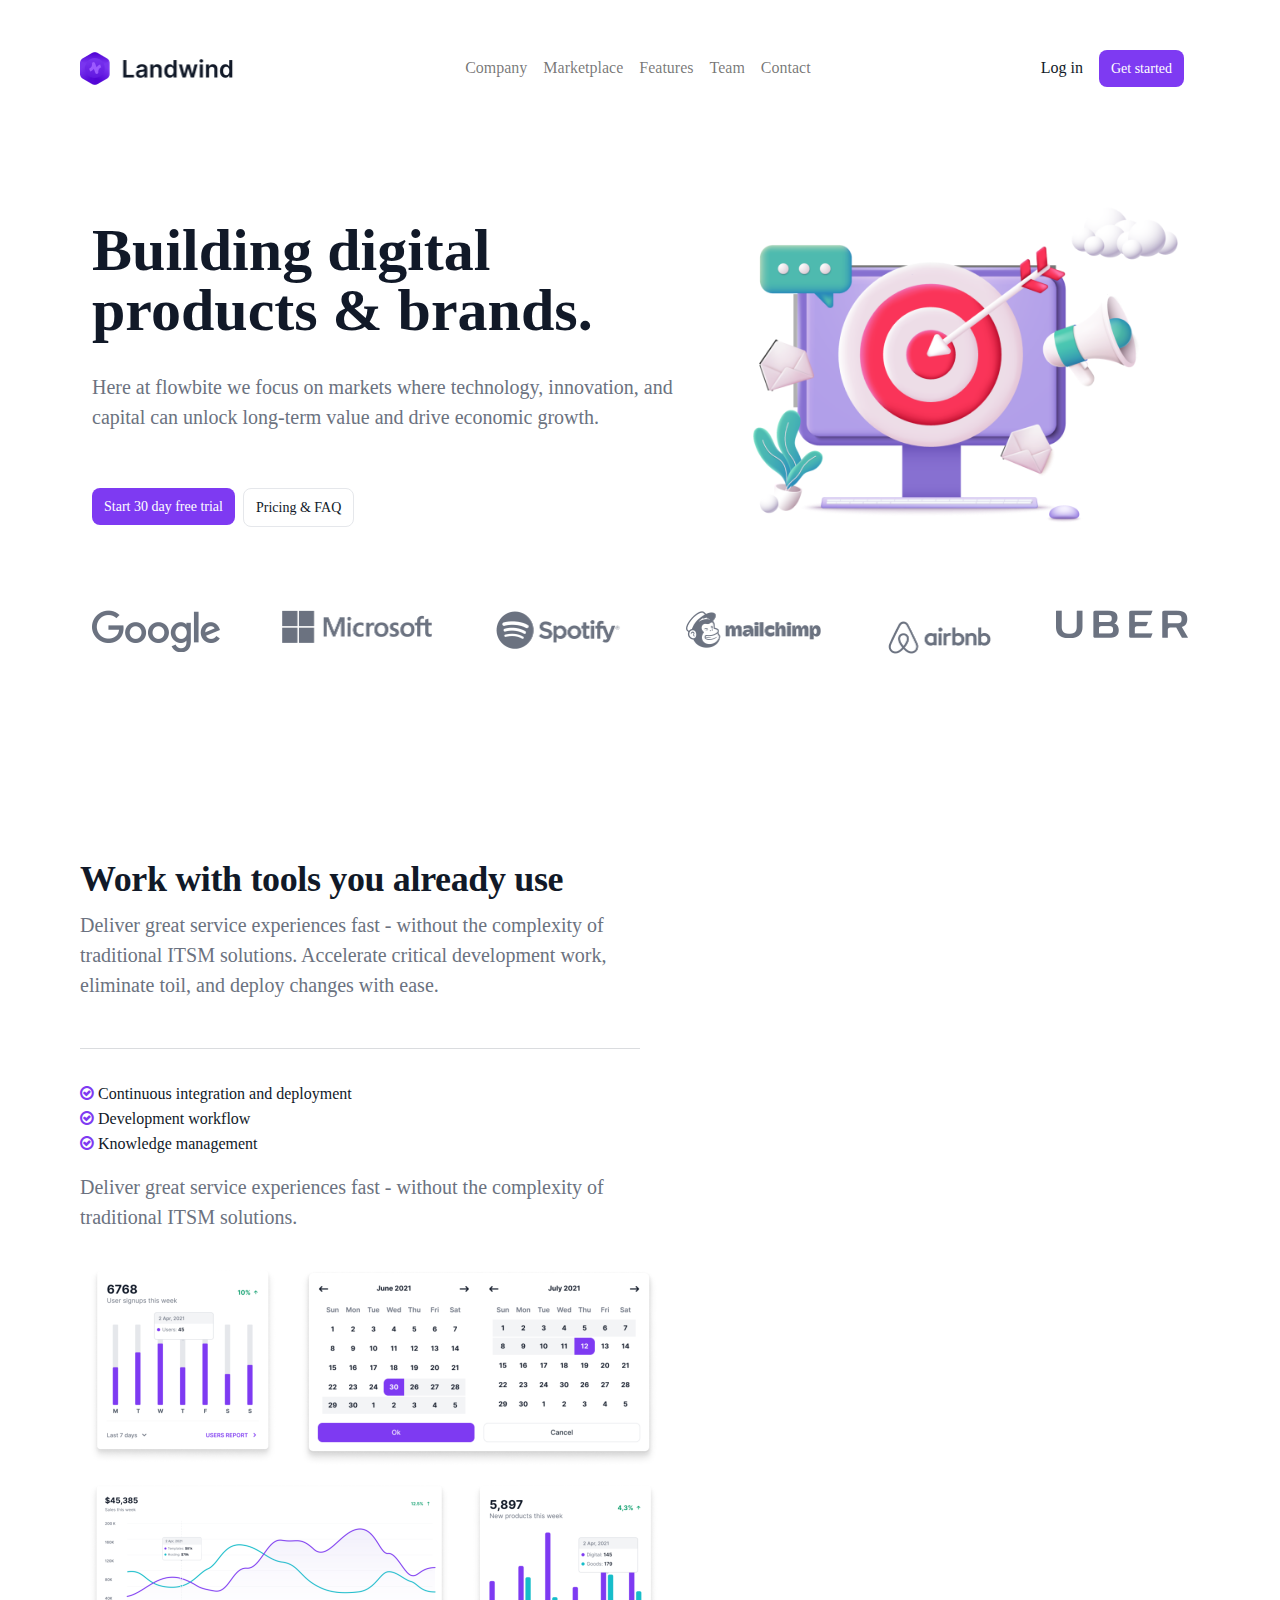
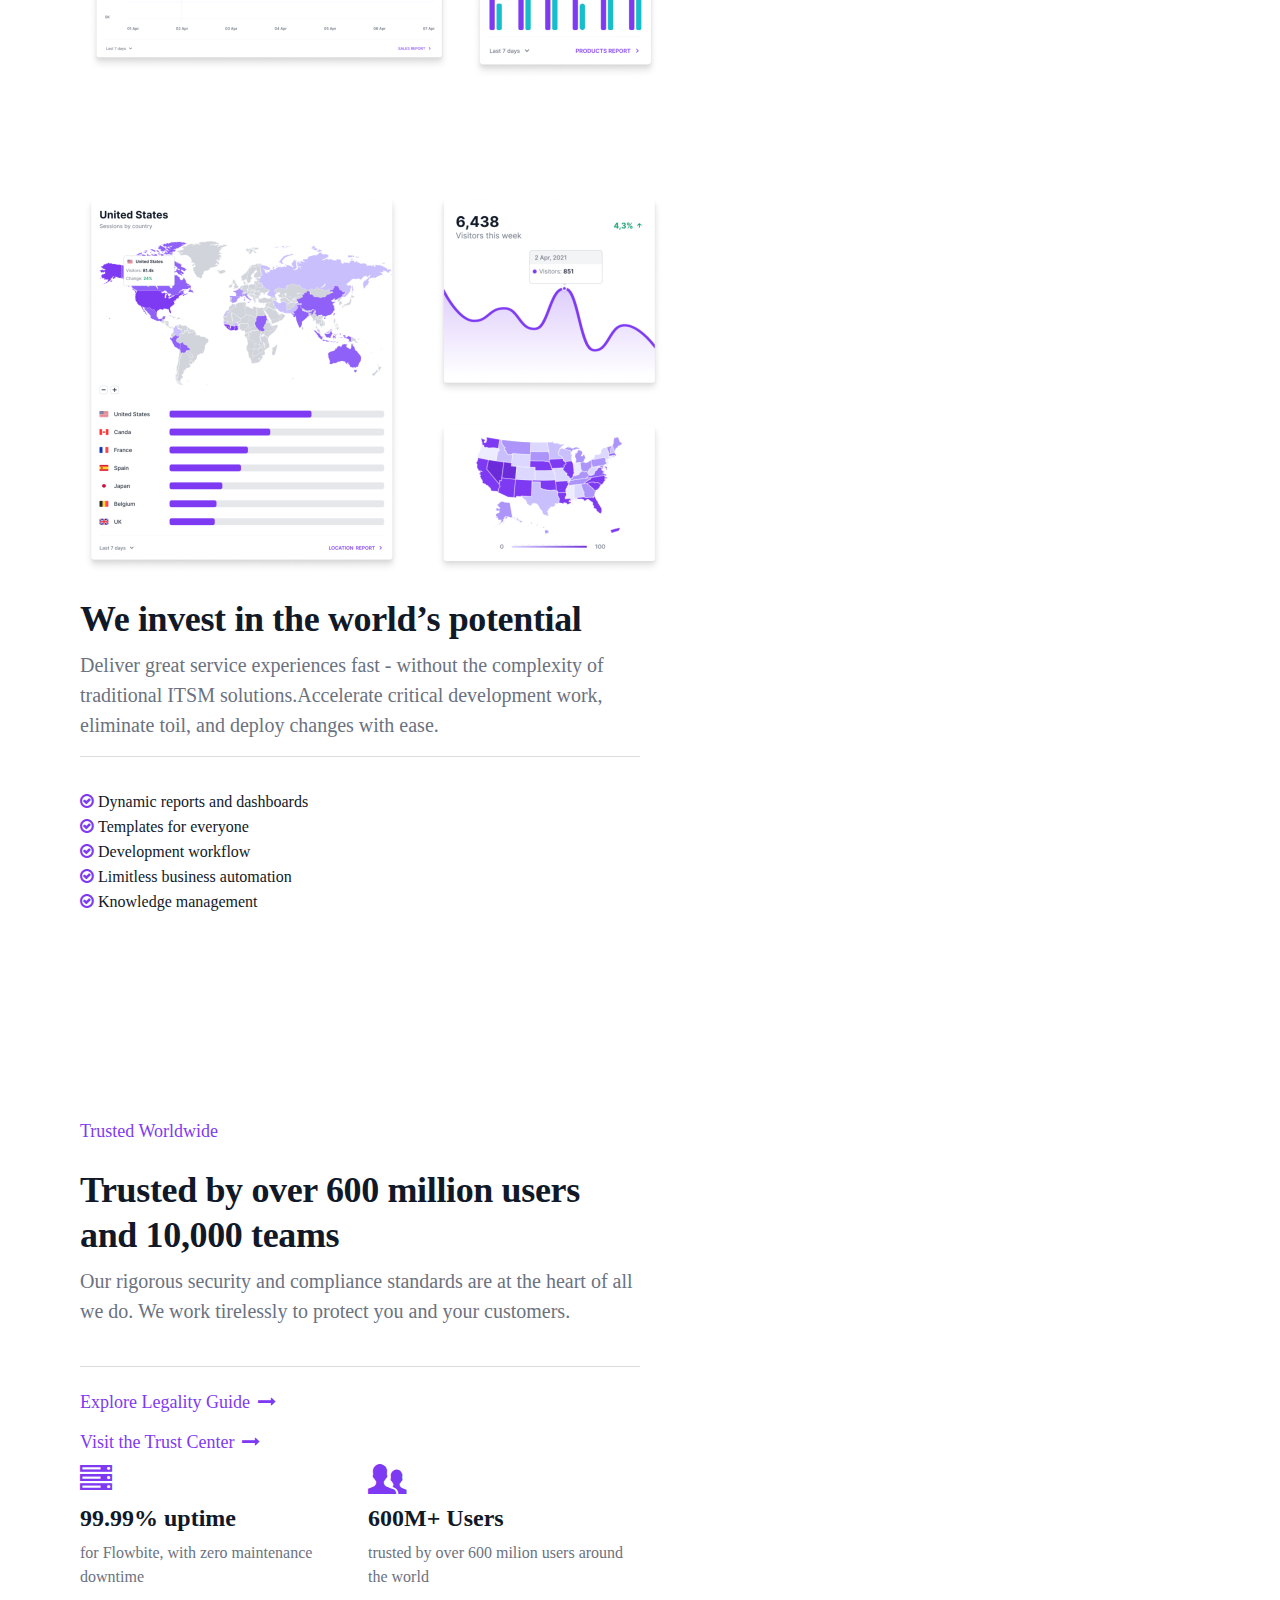
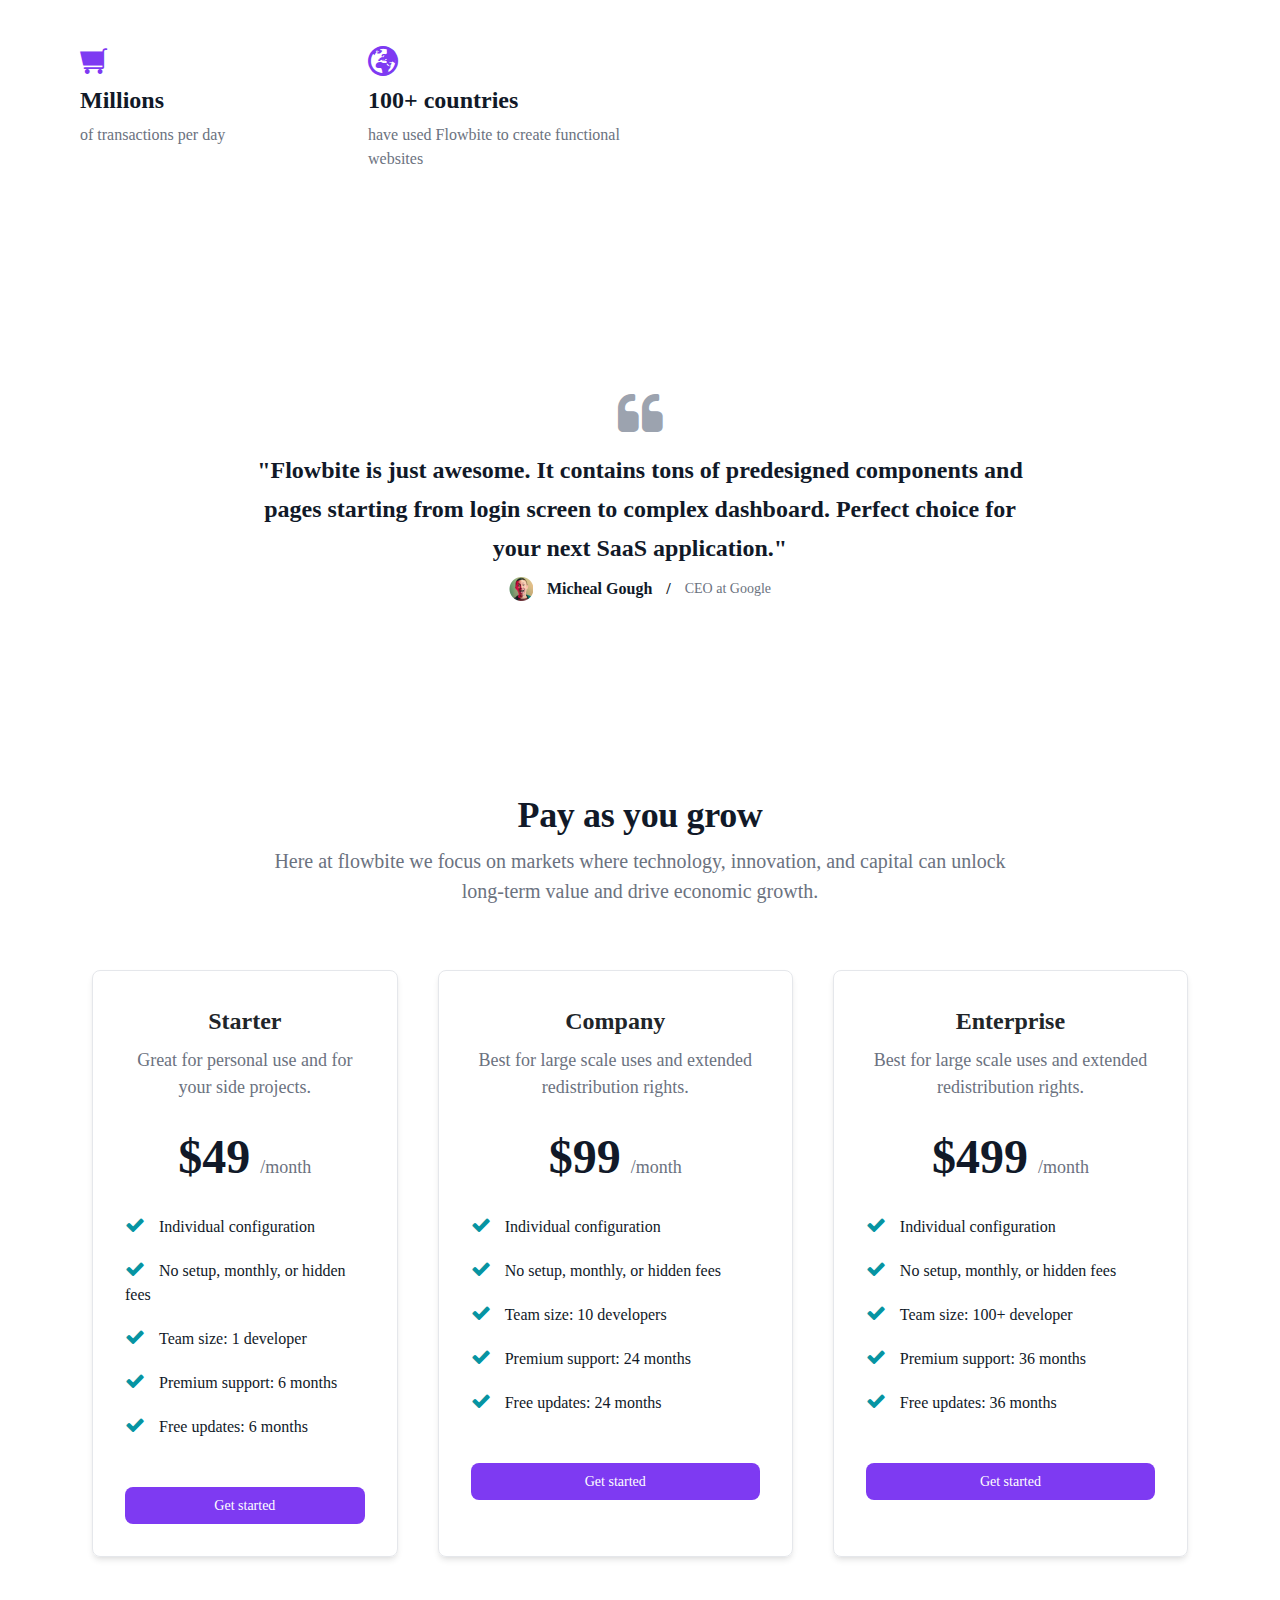
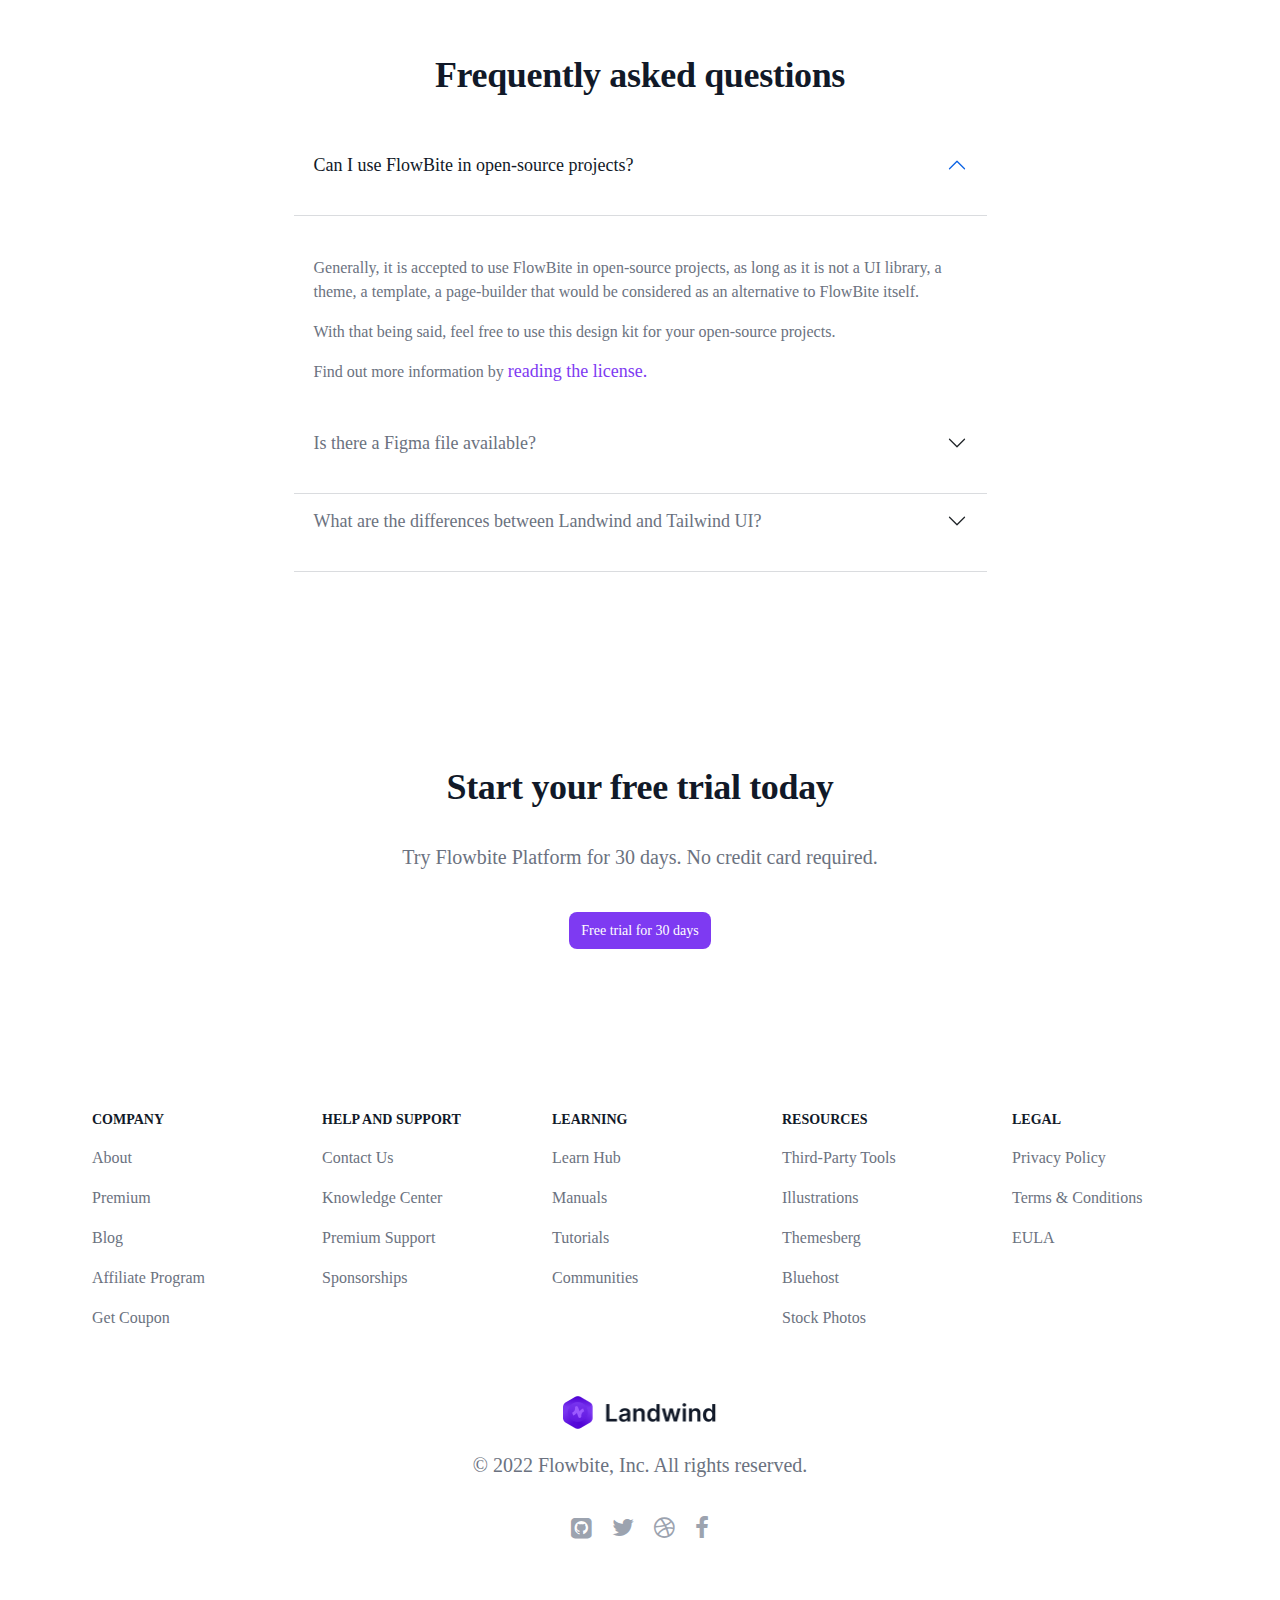
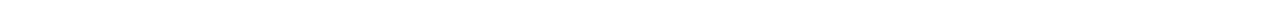
<file: index.html>
<!DOCTYPE html>
<html lang="en">

<head>
    <meta charset="UTF-8">
    <meta http-equiv="X-UA-Compatible" content="IE=edge">
    <meta name="viewport" content="width=device-width, initial-scale=1.0">
    <title>Landwind</title>
    <link rel="stylesheet" href="bootstrap.min.css">
    <link rel="preconnect" href="https://rsms.me/">
    <link rel="stylesheet" href="https://rsms.me/inter/inter.css">
    <link rel="stylesheet" href="fontello/css/fontello.css">
    <link rel="stylesheet" href="main.css">
    <link rel="stylesheet" href="media.css">
</head>

<body>
    <header>
        <div class="container-fluid">
            <div class="row">
                <div class="col-12 navbar">
                    <div>
                        <a href="#"><img src="image/Logo.png" alt="Logo" class="logo"></a>
                    </div>
                    <div class="nav_links">
                        <nav class="navbar navbar-expand-lg">
                            <div class="collapse navbar-collapse" id="navbarNavAltMarkup">
                                <div class="navbar-nav">
                                    <a class="nav-item nav-link" href="#">Company</a>
                                    <a class="nav-item nav-link" href="#">Marketplace</a>
                                    <a class="nav-item nav-link" href="#">Features</a>
                                    <a class="nav-item nav-link" href="#">Team</a>
                                    <a class="nav-item nav-link" href="#">Contact</a>
                                </div>
                            </div>
                        </nav>
                    </div>
                    <div class="cta">
                        <div>
                            <a href="#">Log in</a>
                        </div>
                        <div>
                            <a href="#" class="button_group">Get started</a>
                        </div>
                        <div class="mbl_menu">
                            <span></span>
                        </div>
                    </div>
                </div>
            </div>
        </div>
    </header>
    <section class="hero">
        <div class="container-fluid">
            <div class="row">
                <div class="col-xl-7 col-12 text_block_btn">
                    <div class="text_block">
                        <h1>
                            Building digital products & brands.
                        </h1>
                        <p>
                            Here at flowbite we focus on markets where technology, innovation, and capital can unlock
                            long-term value and drive economic growth.
                        </p>
                    </div>
                    <div class="button_block">
                        <div>
                            <a href="#" class="button_group">Start 30 day free trial</a>
                        </div>
                        <div>
                            <a href="#" class="button_group button">Pricing & FAQ</a>
                        </div>
                    </div>
                </div>
                <div class="col-xl-5">
                    <div class="image_block">
                        <img src="image/marketing-strategy.png" alt="marketing" class="hero_img">
                    </div>
                </div>
            </div>
        </div>
    </section>
    <section class="customer_logos">
        <div class="container-fluid">
            <div class="row">
                <div class="col-12 logos">
                    <div>
                        <img src="image/Google.png" alt="Google" class="google_img">
                    </div>
                    <div>
                        <img src="image/Microsoft.png" alt="Microsoft" class="microsoft_img">
                    </div>
                    <div>
                        <img src="image/Spotify.png" alt="Spotify" class="spotify_img">
                    </div>
                    <div>
                        <img src="image/Mailchimp.png" alt="Mailchimp" class="mailchimp_img">
                    </div>
                    <div>
                        <img src="image/Airbnb.png" alt="Airbnb" class="airbnb_img">
                    </div>
                    <div>
                        <img src="image/uber.png" alt="uber" class="uber_img">
                    </div>
                </div>
            </div>
        </div>
    </section>
    <section class="features">
        <div class="container-fluid blocks">
            <div class="row features_block">
                <div class="col-xl-6 col-12 text_content">
                    <div>
                        <h3>
                            Work with tools you already use
                        </h3>
                        <p>
                            Deliver great service experiences fast - without the complexity of traditional ITSM
                            solutions. Accelerate critical development work, eliminate toil, and deploy changes with
                            ease.
                        </p>
                    </div>
                    <div class="separator">
                        <hr>
                        <div class="list_text">
                            <div class="list">
                                <ul>
                                    <li>
                                        Continuous integration and deployment
                                    </li>
                                    <li>
                                        Development workflow
                                    </li>
                                    <li>
                                        Knowledge management
                                    </li>
                                </ul>
                            </div>
                            <div class="text">
                                <p>
                                    Deliver great service experiences fast - without the complexity of traditional ITSM
                                    solutions.
                                </p>
                            </div>
                        </div>
                    </div>
                </div>
                <div class="col-xl-6 img_content">
                    <img src="image/features-1 1.png" alt="features" class="features_img">
                </div>
            </div>
            <div class="row features_block">
                <div class="col-xl-6 img_content">
                    <img src="image/feature-2 1.png" alt="features" class="features_img">
                </div>
                <div class="col-xl-6 col-12 text_content">
                    <div>
                        <h3>
                            We invest in the world’s potential
                        </h3>
                        <p>
                            Deliver great service experiences fast - without the complexity of traditional ITSM
                            solutions.Accelerate critical development work, eliminate toil, and deploy changes with
                            ease.
                        </p>
                        </divass=>
                        <div class="separator">
                            <hr>
                            <div class="list_text">
                                <div class="list">
                                    <ul>
                                        <li>
                                            Dynamic reports and dashboards
                                        </li>
                                        <li>
                                            Templates for everyone
                                        </li>
                                        <li>
                                            Development workflow
                                        </li>
                                        <li>
                                            Limitless business automation
                                        </li>
                                        <li>
                                            Knowledge management
                                        </li>
                                    </ul>
                                </div>
                            </div>
                        </div>
                    </div>
                </div>
            </div>
        </div>
    </section>
    <section class="social_proof">
        <div class="container-fluid">
            <div class="row social_proof_block">
                <div class="col-xl-6 col-12 text_content">
                    <div class="d-flex flex-column" style="row-gap: 12px;">
                        <p class="link">
                            Trusted Worldwide
                        </p>
                        <div>
                            <h3>
                                Trusted by over 600 million users and 10,000 teams
                            </h3>
                            <p>
                                Our rigorous security and compliance standards are at the heart of all we do. We work
                                tirelessly to protect you and your customers.
                            </p>
                        </div>
                    </div>
                    <div class="separator">
                        <hr>
                        <div class="links">
                            <div>
                                <a href="#" class="link">Explore Legality Guide</a>
                            </div>
                            <div>
                                <a href="#" class="link">Visit the Trust Center</a>
                            </div>
                        </div>
                    </div>
                </div>
                <div class="col-xl-6 col-12 stats">
                    <div class="rows">
                        <div class="stat">
                            <div class="server">
                                <span></span>
                            </div>
                            <h6>
                                99.99% uptime
                            </h6>
                            <p>
                                for Flowbite, with zero maintenance downtime
                            </p>
                        </div>
                        <div class="stat">
                            <div class="users">
                                <span></span>
                            </div>
                            <h6>
                                600M+ Users
                            </h6>
                            <p>
                                trusted by over 600 milion users around the world
                            </p>
                        </div>
                    </div>
                    <div class="rows">
                        <div class="stat">
                            <div class="shopping">
                                <span></span>
                            </div>
                            <h6>
                                Millions
                            </h6>
                            <p>
                                of transactions per day
                            </p>
                        </div>
                        <div class="stat">
                            <div class="globe">
                                <span></span>
                            </div>
                            <h6>
                                100+ countries
                            </h6>
                            <p>
                                have used Flowbite to create functional websites
                            </p>
                        </div>
                    </div>
                </div>
            </div>
        </div>
    </section>
    <section class="testimonials">
        <div class="container-fluid">
            <div class="row">
                <div class="col-12 testimonials_block">
                    <div class="testimonials_icon">
                        <span></span>
                    </div>
                    <div class="testimonials_content">
                        <h5>
                            "Flowbite is just awesome. It contains tons of predesigned components and pages starting
                            from login screen to complex dashboard. Perfect choice for your next SaaS application."
                        </h5>
                    </div>
                    <div class="testimonials_customer">
                        <div>
                            <img src="image/Avatar.png" alt="avatar" class="customer_avatar">
                        </div>
                        <p class="customer_name">
                            Micheal Gough
                        </p>
                        <p class="customer_name">
                            /
                        </p>
                        <p>
                            CEO at Google
                        </p>
                    </div>
                </div>
            </div>
        </div>
    </section>
    <section class="pricing">
        <div class="container-fluid pricing_block">
            <div class="row">
                <div class="col-12 d-flex justify-content-center">
                    <div class="pricing_heading">
                        <h3>
                            Pay as you grow
                        </h3>
                        <p>
                            Here at flowbite we focus on markets where technology, innovation, and capital can
                            unlock
                            long-term value and drive economic growth.
                        </p>
                    </div>
                </div>
            </div>
            <div class="row">
                <div class="col-12">
                    <div class="pricing_cards">
                        <div class="pricing_plan">
                            <div class="pricing_plan_header">
                                <h6>
                                    Starter
                                </h6>
                                <p>
                                    Great for personal use and for your side projects.
                                </p>
                            </div>
                            <div class="price">
                                <h4>
                                    $49
                                </h4>
                                <p>
                                    /month
                                </p>
                            </div>
                            <div class="pricing_list">
                                <ul>
                                    <li>
                                        Individual configuration
                                    </li>
                                    <li>
                                        No setup, monthly, or hidden fees
                                    </li>
                                    <li>
                                        Team size: 1 developer
                                    </li>
                                    <li>
                                        Premium support: 6 months
                                    </li>
                                    <li>
                                        Free updates: 6 months
                                    </li>
                                </ul>
                            </div>
                            <div>
                                <a href="#" class="button_group">Get started</a>
                            </div>
                        </div>
                        <div class="pricing_plan">
                            <div class="pricing_plan_header">
                                <h6>
                                    Company
                                </h6>
                                <p>
                                    Best for large scale uses and extended redistribution rights.
                                </p>
                            </div>
                            <div class="price">
                                <h4>
                                    $99
                                </h4>
                                <p>
                                    /month
                                </p>
                            </div>
                            <div class="pricing_list">
                                <ul>
                                    <li>
                                        Individual configuration
                                    </li>
                                    <li>
                                        No setup, monthly, or hidden fees
                                    </li>
                                    <li>
                                        Team size: 10 developers
                                    </li>
                                    <li>
                                        Premium support: 24 months
                                    </li>
                                    <li>
                                        Free updates: 24 months
                                    </li>
                                </ul>
                            </div>
                            <div>
                                <a href="#" class="button_group">Get started</a>
                            </div>
                        </div>
                        <div class="pricing_plan">
                            <div class="pricing_plan_header">
                                <h6>
                                    Enterprise
                                </h6>
                                <p>
                                    Best for large scale uses and extended redistribution rights.
                                </p>
                            </div>
                            <div class="price">
                                <h4>
                                    $499
                                </h4>
                                <p>
                                    /month
                                </p>
                            </div>
                            <div class="pricing_list">
                                <ul>
                                    <li>
                                        Individual configuration
                                    </li>
                                    <li>
                                        No setup, monthly, or hidden fees
                                    </li>
                                    <li>
                                        Team size: 100+ developer
                                    </li>
                                    <li>
                                        Premium support: 36 months
                                    </li>
                                    <li>
                                        Free updates: 36 months
                                    </li>
                                </ul>
                            </div>
                            <div>
                                <a href="#" class="button_group">Get started</a>
                            </div>
                        </div>
                    </div>
                </div>
            </div>
        </div>
    </section>
    <section class="faq">
        <div class="container-fluid faq_block">
            <div class="row">
                <div class="col-12">
                    <div class="faq_heading">
                        <h3>
                            Frequently asked questions
                        </h3>
                    </div>
                </div>
            </div>
            <div class="row">
                <div class="col-12 faq_accordion">
                    <div class="accordion" id="accordionExample">
                        <div class="accordion-item">
                            <h2 class="accordion-header" id="headingOne">
                                <button class="accordion-button" type="button" data-bs-toggle="collapse"
                                    data-bs-target="#collapseOne" aria-expanded="true" aria-controls="collapseOne">
                                    Can I use FlowBite in open-source projects?
                                </button>
                            </h2>
                            <hr>
                            <div id="collapseOne" class="accordion-collapse collapse show" aria-labelledby="headingOne"
                                data-bs-parent="#accordionExample">
                                <div class="accordion-body">
                                    <p>
                                        Generally, it is accepted to use FlowBite in open-source projects, as long as it
                                        is not a UI library, a theme, a template, a page-builder that would be
                                        considered as an alternative to FlowBite itself.
                                    </p>
                                    <p>
                                        With that being said, feel free to use this design kit for your open-source
                                        projects.
                                    </p>
                                    <p>
                                        Find out more information by <a href="#" class="link">reading the license.</a>
                                    </p>
                                </div>
                            </div>
                        </div>
                        <div class="accordion-item">
                            <h2 class="accordion-header" id="headingTwo">
                                <button class="accordion-button collapsed" type="button" data-bs-toggle="collapse"
                                    data-bs-target="#collapseTwo" aria-expanded="false" aria-controls="collapseTwo">
                                    Is there a Figma file available?
                                </button>
                            </h2>
                            <hr>
                            <div id="collapseTwo" class="accordion-collapse collapse" aria-labelledby="headingTwo"
                                data-bs-parent="#accordionExample">
                                <div class="accordion-body">
                                    <p>
                                        Landwind is first conceptualized and designed using the Figma software so
                                        everything you see in the library has a design equivalent in our Figma file.
                                    </p>
                                    <p>
                                        Check out the <a href="#" class="link">Figma design system</a> based on the
                                        utility classes from Tailwind CSS
                                        and components from Landwind.
                                    </p>
                                </div>
                            </div>
                        </div>
                        <div class="accordion-item">
                            <h2 class="accordion-header" id="headingThree">
                                <button class="accordion-button collapsed" type="button" data-bs-toggle="collapse"
                                    data-bs-target="#collapseThree" aria-expanded="false" aria-controls="collapseThree">
                                    What are the differences between Landwind and Tailwind UI?
                                </button>
                            </h2>
                            <hr>
                            <div id="collapseThree" class="accordion-collapse collapse" aria-labelledby="headingThree"
                                data-bs-parent="#accordionExample">
                                <div class="accordion-body">
                                    <p>
                                        The main difference is that the core components from Landwind are open source
                                        under the MIT license, whereas Tailwind UI is a paid product. Another difference
                                        is that Landwind relies on smaller and standalone components, whereas Tailwind
                                        UI offers sections of pages.
                                    </p>
                                    <p>
                                        However, we actually recommend using both Landwind, Landwind Pro, and even
                                        Tailwind UI as there is no technical reason stopping you from using the best of
                                        two worlds.
                                    </p>
                                </div>
                            </div>
                        </div>
                    </div>
                </div>
            </div>
        </div>
    </section>
    <section class="free_trial">
        <div class="container-fluid">
            <div class="row">
                <div class="col-12 free_trial_block">
                    <div class="free_trial_content">
                        <h3>
                            Start your free trial today
                        </h3>
                        <p>
                            Try Flowbite Platform for 30 days. No credit card required.
                        </p>
                        <div>
                            <a href="#" class="button_group">Free trial for 30 days</a>
                        </div>
                    </div>
                </div>
            </div>
        </div>
    </section>
    <footer>
        <div class="container-fluid footer_block">
            <div class="row">
                <div class="col-12">
                    <div class="links_block">
                        <div class="footer_links">
                            <p>COMPANY</p>
                            <div><a href="#">About</a></div>
                            <div><a href="#">Premium</a></div>
                            <div><a href="#">Blog</a></div>
                            <div><a href="#">Affiliate Program</a></div>
                            <div><a href="#">Get Coupon</a></div>
                        </div>
                        <div class="footer_links">
                            <p>HELP AND SUPPORT</p>
                            <div><a href="#">Contact Us</a></div>
                            <div><a href="#">Knowledge Center</a></div>
                            <div><a href="#">Premium Support</a></div>
                            <div><a href="#">Sponsorships</a></div>
                        </div>
                        <div class="footer_links">
                            <p>LEARNING</p>
                            <div><a href="#">Learn Hub</a></div>
                            <div><a href="#">Manuals</a></div>
                            <div><a href="#">Tutorials</a></div>
                            <div><a href="#">Communities</a></div>
                        </div>
                        <div class="footer_links">
                            <p>RESOURCES</p>
                            <div><a href="#">Third-Party Tools</a></div>
                            <div><a href="#">Illustrations</a></div>
                            <div><a href="#">Themesberg</a></div>
                            <div><a href="#">Bluehost</a></div>
                            <div><a href="#">Stock Photos</a></div>
                        </div>
                        <div class="footer_links">
                            <p>LEGAL</p>
                            <div><a href="#">Privacy Policy</a></div>
                            <div><a href="#">Terms & Conditions</a></div>
                            <div><a href="#">EULA</a></div>
                        </div>
                    </div>
                </div>
            </div>
            <div class="row">
                <div class="col-12">
                    <div class="logo_links">
                        <div>
                            <img src="image/Logo.png" alt="Logo" class="logo">
                        </div>
                        <div class="copyright">
                            <p>© 2022 Flowbite, Inc. All rights reserved.</p>
                        </div>
                        <div class="social_links">
                            <div><a href="#" class="github"></a></div>
                            <div><a href="#" class="twitter"></a></div>
                            <div><a href="#" class="dribbble"></a></div>
                            <div><a href="#" class="facebook"></a></div>
                        </div>
                    </div>
                </div>
            </div>
        </div>
    </footer>


    <script src="bootstrap.min.js"></script>
</body>

</html>
</file>
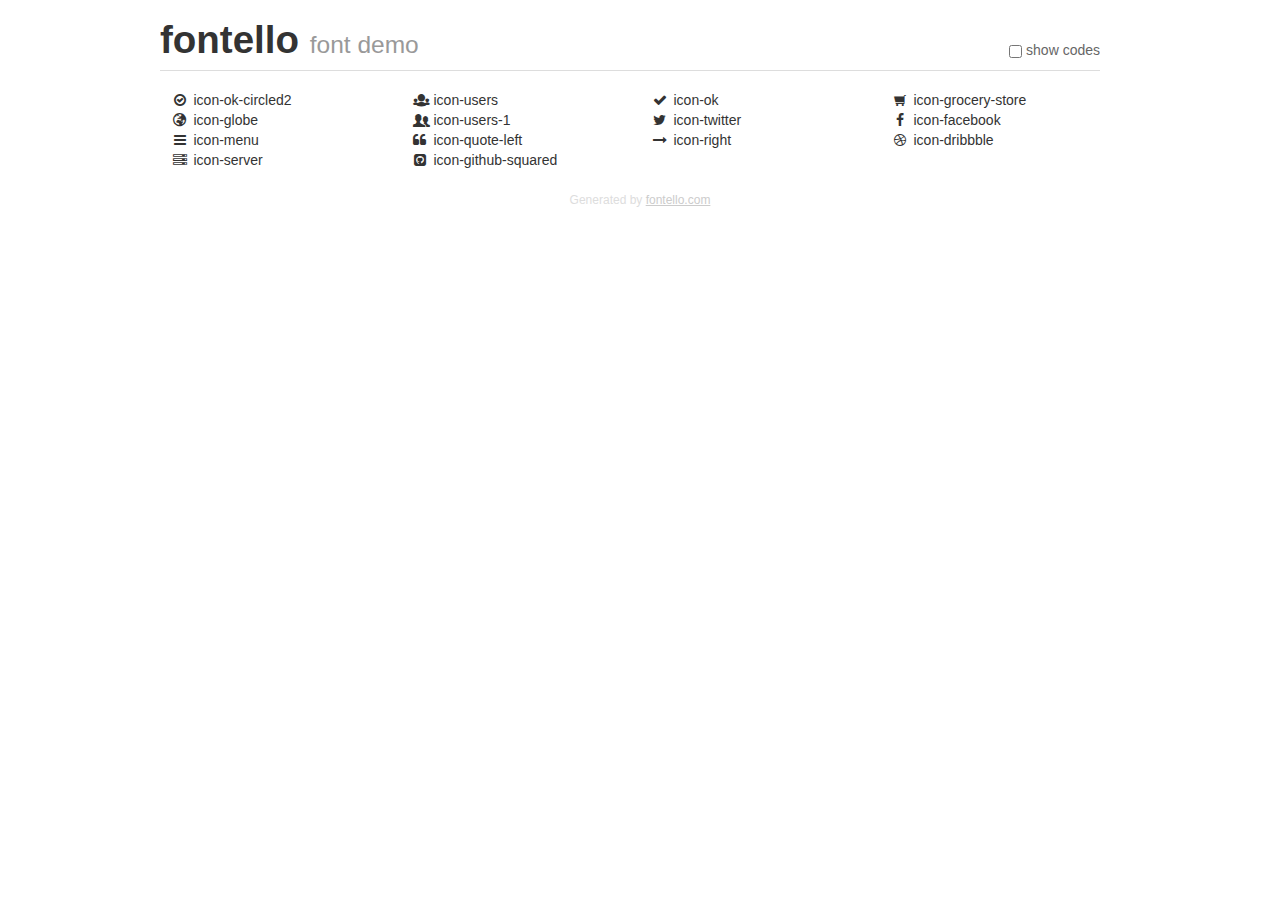
<file: fontello/demo.html>
<!DOCTYPE html>
<html>
  <head>
  <!--[if lt IE 9]><script language="javascript" type="text/javascript" src="//html5shim.googlecode.com/svn/trunk/html5.js"></script><![endif]-->
  <meta charset="UTF-8">
  <style>
    html {
      font-size: 100%;
      -webkit-text-size-adjust: 100%;
      -ms-text-size-adjust: 100%;
    }
    a:focus {
      outline: thin dotted #333;
      outline: 5px auto -webkit-focus-ring-color;
      outline-offset: -2px;
    }
    a:hover,
    a:active {
      outline: 0;
    }
    input {
      margin: 0;
      font-size: 100%;
      vertical-align: middle;
      *overflow: visible;
      line-height: normal;
    }
    input::-moz-focus-inner {
      padding: 0;
      border: 0;
    }
    body {
      margin: 0;
      font-family: "Helvetica Neue", Helvetica, Arial, sans-serif;
      font-size: 14px;
      line-height: 20px;
      color: #333;
      background-color: #fff;
    }
    a {
      color: #08c;
      text-decoration: none;
    }
    a:hover {
      color: #005580;
      text-decoration: underline;
    }
    .row {
      margin-left: -20px;
      *zoom: 1;
    }
    .row:before,
    .row:after {
      display: table;
      content: "";
      line-height: 0;
    }
    .row:after {
      clear: both;
    }
    .span3 {
      float: left;
      min-height: 1px;
      margin-left: 20px;
      width: 220px;
    }
    .container {
      width: 940px;
      margin-right: auto;
      margin-left: auto;
      *zoom: 1;
    }
    .container:before,
    .container:after {
      display: table;
      content: "";
      line-height: 0;
    }
    .container:after {
      clear: both;
    }
    small {
      font-size: 85%;
    }
    h1 {
      margin: 10px 0;
      font-family: inherit;
      font-weight: bold;
      line-height: 20px;
      color: inherit;
      text-rendering: optimizelegibility;
      line-height: 40px;
      font-size: 38.5px;
    }
    h1 small {
      font-weight: normal;
      line-height: 1;
      color: #999;
      font-size: 24.5px;
    }

    body {
      margin-top: 90px;
    }
    .header {
      position: fixed;
      top: 0;
      left: 50%;
      margin-left: -480px;
      background-color: #fff;
      border-bottom: 1px solid #ddd;
      padding-top: 10px;
      z-index: 10;
    }
    .footer {
      color: #ddd;
      font-size: 12px;
      text-align: center;
      margin-top: 20px;
    }
    .footer a {
      color: #ccc;
      text-decoration: underline;
    }
    .the-icons {
      font-size: 14px;
      line-height: 24px;
    }
    .switch {
      position: absolute;
      right: 0;
      bottom: 10px;
      color: #666;
    }
    .switch input {
      margin-right: 0.3em;
    }
    .codesOn .i-name {
      display: none;
    }
    .codesOn .i-code {
      display: inline;
    }
    .i-code {
      display: none;
    }
    @font-face {
      font-family: 'fontello';
      src: url('./font/fontello.eot?46974601');
      src: url('./font/fontello.eot?46974601#iefix') format('embedded-opentype'),
           url('./font/fontello.woff?46974601') format('woff'),
           url('./font/fontello.ttf?46974601') format('truetype'),
           url('./font/fontello.svg?46974601#fontello') format('svg');
      font-weight: normal;
      font-style: normal;
    }
    .demo-icon {
      font-family: "fontello";
      font-style: normal;
      font-weight: normal;
      speak: never;
     
      display: inline-block;
      text-decoration: inherit;
      width: 1em;
      margin-right: .2em;
      text-align: center;
      /* opacity: .8; */
     
      /* For safety - reset parent styles, that can break glyph codes*/
      font-variant: normal;
      text-transform: none;
     
      /* fix buttons height, for twitter bootstrap */
      line-height: 1em;
     
      /* Animation center compensation - margins should be symmetric */
      /* remove if not needed */
      margin-left: .2em;
     
      /* You can be more comfortable with increased icons size */
      /* font-size: 120%; */
     
      /* Font smoothing. That was taken from TWBS */
      -webkit-font-smoothing: antialiased;
      -moz-osx-font-smoothing: grayscale;
     
      /* Uncomment for 3D effect */
      /* text-shadow: 1px 1px 1px rgba(127, 127, 127, 0.3); */
    }
    </style>
    <link rel="stylesheet" href="css/animation.css"><!--[if IE 7]><link rel="stylesheet" href="css/" + font.fontname + "-ie7.css"><![endif]-->
    <script>
      function toggleCodes(on) {
        var obj = document.getElementById('icons');
      
        if (on) {
          obj.className += ' codesOn';
        } else {
          obj.className = obj.className.replace(' codesOn', '');
        }
      }
    </script>
  </head>
  <body>
    <div class="container header">
      <h1>fontello <small>font demo</small></h1>
      <label class="switch">
        <input type="checkbox" onclick="toggleCodes(this.checked)">show codes
      </label>
    </div>
    <div class="container" id="icons">
      <div class="row">
        <div class="span3" title="Code: 0xe800">
          <i class="demo-icon icon-ok-circled2">&#xe800;</i> <span class="i-name">icon-ok-circled2</span><span class="i-code">0xe800</span>
        </div>
        <div class="span3" title="Code: 0xe801">
          <i class="demo-icon icon-users">&#xe801;</i> <span class="i-name">icon-users</span><span class="i-code">0xe801</span>
        </div>
        <div class="span3" title="Code: 0xe802">
          <i class="demo-icon icon-ok">&#xe802;</i> <span class="i-name">icon-ok</span><span class="i-code">0xe802</span>
        </div>
        <div class="span3" title="Code: 0xe81e">
          <i class="demo-icon icon-grocery-store">&#xe81e;</i> <span class="i-name">icon-grocery-store</span><span class="i-code">0xe81e</span>
        </div>
      </div>
      <div class="row">
        <div class="span3" title="Code: 0xf018">
          <i class="demo-icon icon-globe">&#xf018;</i> <span class="i-name">icon-globe</span><span class="i-code">0xf018</span>
        </div>
        <div class="span3" title="Code: 0xf064">
          <i class="demo-icon icon-users-1">&#xf064;</i> <span class="i-name">icon-users-1</span><span class="i-code">0xf064</span>
        </div>
        <div class="span3" title="Code: 0xf099">
          <i class="demo-icon icon-twitter">&#xf099;</i> <span class="i-name">icon-twitter</span><span class="i-code">0xf099</span>
        </div>
        <div class="span3" title="Code: 0xf09a">
          <i class="demo-icon icon-facebook">&#xf09a;</i> <span class="i-name">icon-facebook</span><span class="i-code">0xf09a</span>
        </div>
      </div>
      <div class="row">
        <div class="span3" title="Code: 0xf0c9">
          <i class="demo-icon icon-menu">&#xf0c9;</i> <span class="i-name">icon-menu</span><span class="i-code">0xf0c9</span>
        </div>
        <div class="span3" title="Code: 0xf10d">
          <i class="demo-icon icon-quote-left">&#xf10d;</i> <span class="i-name">icon-quote-left</span><span class="i-code">0xf10d</span>
        </div>
        <div class="span3" title="Code: 0xf178">
          <i class="demo-icon icon-right">&#xf178;</i> <span class="i-name">icon-right</span><span class="i-code">0xf178</span>
        </div>
        <div class="span3" title="Code: 0xf17d">
          <i class="demo-icon icon-dribbble">&#xf17d;</i> <span class="i-name">icon-dribbble</span><span class="i-code">0xf17d</span>
        </div>
      </div>
      <div class="row">
        <div class="span3" title="Code: 0xf233">
          <i class="demo-icon icon-server">&#xf233;</i> <span class="i-name">icon-server</span><span class="i-code">0xf233</span>
        </div>
        <div class="span3" title="Code: 0xf300">
          <i class="demo-icon icon-github-squared">&#xf300;</i> <span class="i-name">icon-github-squared</span><span class="i-code">0xf300</span>
        </div>
      </div>
    </div>
    <div class="container footer">Generated by <a href="https://fontello.com">fontello.com</a></div>
  </body>
</html>
</file>
<file: fontello/css/fontello.css>
@font-face {
  font-family: 'fontello';
  src: url('../font/fontello.eot?92179587');
  src: url('../font/fontello.eot?92179587#iefix') format('embedded-opentype'),
       url('../font/fontello.woff2?92179587') format('woff2'),
       url('../font/fontello.woff?92179587') format('woff'),
       url('../font/fontello.ttf?92179587') format('truetype'),
       url('../font/fontello.svg?92179587#fontello') format('svg');
  font-weight: normal;
  font-style: normal;
}
/* Chrome hack: SVG is rendered more smooth in Windozze. 100% magic, uncomment if you need it. */
/* Note, that will break hinting! In other OS-es font will be not as sharp as it could be */
/*
@media screen and (-webkit-min-device-pixel-ratio:0) {
  @font-face {
    font-family: 'fontello';
    src: url('../font/fontello.svg?92179587#fontello') format('svg');
  }
}
*/
[class^="icon-"]:before, [class*=" icon-"]:before {
  font-family: "fontello";
  font-style: normal;
  font-weight: normal;
  speak: never;

  display: inline-block;
  text-decoration: inherit;
  width: 1em;
  margin-right: .2em;
  text-align: center;
  /* opacity: .8; */

  /* For safety - reset parent styles, that can break glyph codes*/
  font-variant: normal;
  text-transform: none;

  /* fix buttons height, for twitter bootstrap */
  line-height: 1em;

  /* Animation center compensation - margins should be symmetric */
  /* remove if not needed */
  margin-left: .2em;

  /* you can be more comfortable with increased icons size */
  /* font-size: 120%; */

  /* Font smoothing. That was taken from TWBS */
  -webkit-font-smoothing: antialiased;
  -moz-osx-font-smoothing: grayscale;

  /* Uncomment for 3D effect */
  /* text-shadow: 1px 1px 1px rgba(127, 127, 127, 0.3); */
}

.icon-ok-circled2:before { content: '\e800'; } /* '' */
.icon-users:before { content: '\e801'; } /* '' */
.icon-ok:before { content: '\e802'; } /* '' */
.icon-grocery-store:before { content: '\e81e'; } /* '' */
.icon-globe:before { content: '\f018'; } /* '' */
.icon-users-1:before { content: '\f064'; } /* '' */
.icon-twitter:before { content: '\f099'; } /* '' */
.icon-facebook:before { content: '\f09a'; } /* '' */
.icon-menu:before { content: '\f0c9'; } /* '' */
.icon-quote-left:before { content: '\f10d'; } /* '' */
.icon-right:before { content: '\f178'; } /* '' */
.icon-dribbble:before { content: '\f17d'; } /* '' */
.icon-server:before { content: '\f233'; } /* '' */
.icon-github-squared:before { content: '\f300'; } /* '' */
</file>
<file: main.css>
html {
    overflow-x: hidden;
    max-width: 1440px;
}

body {
    font-family: 'Inter';
    font-style: normal;
    padding-left: 80px;
    padding-right: 80px;
}

a {
    color: #111928;
    font-weight: 500;
    font-size: 16px;
    line-height: 150%;
    text-decoration: none;
}

a:hover {
    color: orange;
    transition: all 0.5s ease;
}

h1 {
    color: #111928;
    font-weight: 900;
    font-size: 60px;
    line-height: 60px;
}

h3 {
    font-weight: 800;
    font-size: 36px;
    line-height: 125%;
    letter-spacing: -0.01em;
    color: #111928;
}

p {
    color: #6B7280;
    font-weight: 400;
    font-size: 20px;
    line-height: 150%;
}

hr {
    color: #6B7280;
    height: 1px;
    margin: 0px;
    padding: 0px;
}

li {
    font-weight: 500;
    font-size: 16px;
    line-height: 150%;
    color: #111928;
}

.navbar {
    padding: 24px 0px;
    column-gap: 32px;
}

.logo {
    width: 100%;
    max-width: 155px;
    height: auto;
}

.nav_links {
    display: flex;
    column-gap: 32px;
    justify-content: flex-start;
}

.nav_links a:hover {
    color: orange;
}

.cta {
    display: flex;
    column-gap: 16px;
    align-items: center;
}

.button_group {
    display: flex;
    justify-content: center;
    align-items: center;
    background: #7E3AF2;
    color: white;
    border-radius: 8px;
    padding: 8px 12px;
    font-weight: 500;
    font-size: 14px;
    cursor: pointer;
    transition: all 0.5s ease;
    white-space: nowrap;
}

.hero {
    padding-top: 64px;
    padding-bottom: 64px;
}

.text_block_btn {
    display: flex;
    flex-direction: column;
    align-self: center;
    row-gap: 40px;
}

.text_block {
    display: flex;
    flex-direction: column;
    row-gap: 24px;
}

.button_block {
    display: flex;
    column-gap: 8px;
}

.button {
    border: 1px solid #E5E7EB;
    background-color: white;
    color: #111928;
}

.hero_img {
    width: 100%;
    max-width: 532px;
    height: auto;
}

.customer_logos {
    padding: 0px 0px 96px;
}

.logos {
    display: flex;
    justify-content: space-between;
}

.google_img {
    max-width: 128px;
    height: auto;
}

.microsoft_img {
    max-width: 150px;
    height: auto;
}

.spotify_img {
    max-width: 128px;
    height: auto;
}

.mailchimp_img {
    max-width: 136px;
    height: auto;
}

.airbnb_img {
    max-width: 110px;
    height: auto;
}

.uber_img {
    max-width: 132px;
    height: auto;
}

.features {
    padding: 96px 0px;
    row-gap: 80px;
}

.features_block {
    column-gap: 64px;
}

.text_content {
    display: flex;
    flex-direction: column;
    row-gap: 32px;
    align-self: center;
    padding: 0px;
    max-width: 608px;
}

.separator {
    display: flex;
    flex-direction: column;
    row-gap: 32px;
}

.list_text {
    row-gap: 24px;
}

.list ul {
    list-style-type: none;
    padding: 0px;
    font-family: 'Inter';
    font-style: normal;
    font-weight: 500;
    font-size: 16px;
    line-height: 150%;
}

.list li::before {
    content: '\e800';
    font-family: "fontello";
    color: #7E3AF2;
}

.features_img {
    max-width: 598px;
    height: auto;
}

.img_content {
    padding: 0px;
    max-width: 598px;
}

.blocks {
    display: flex;
    flex-direction: column;
    row-gap: 80px;
}

.social_proof {
    padding-top: 96px;
    padding-bottom: 96px;
}

.social_proof_block {
    column-gap: 96px;
}

.social_proof .text_content {
    row-gap: 24px;
    max-width: 640px;
}

.links {
    display: flex;
    flex-direction: column;
    row-gap: 16px;
}

.link {
    font-weight: 500;
    font-size: 18px;
    line-height: 18px;
    color: #7E3AF2;
}

.separator a::after {
    content: '\f178';
    font-family: "fontello";
    color: #7E3AF2;
    padding-left: 8px;
}

.separator a:hover::after {
    content: '\f178';
    font-family: "fontello";
    color: orange;
    transition: all 0.5s ease;
}

.social_proof .separator {
    row-gap: 24px;
}

.stats {
    display: flex;
    flex-direction: column;
    row-gap: 32px;
    padding: 0px;
    max-width: 544px;
    height: auto;
}

.rows {
    display: flex;
    column-gap: 32px;
    justify-content: space-between;
}

.stat {
    display: flex;
    flex-direction: column;
    max-width: 256px;
}

.stat h6 {
    font-weight: 700;
    font-size: 24px;
    line-height: 125%;
    color: #111928;
}

.stat p {
    font-weight: 300;
    font-size: 16px;
    color: #6B7280;
}

.server span::before {
    content: '\f233';
    font-family: "fontello";
    color: #7E3AF2;
    font-size: 32px;
}

.users span::before {
    content: '\f064';
    font-family: "fontello";
    color: #7E3AF2;
    font-size: 32px;
}

.shopping span::before {
    content: '\e81e';
    font-family: "fontello";
    color: #7E3AF2;
    font-size: 32px;
}

.globe span::before {
    content: '\f018';
    font-family: "fontello";
    color: #7E3AF2;
    font-size: 32px;
}

.testimonials {
    padding: 96px 0px;
}

.testimonials_block {
    display: flex;
    flex-direction: column;
    align-items: center;
    text-align: center;
}

.testimonials_icon span::before {
    content: '\f10d';
    font-family: "fontello";
    color: #9CA3AF;
    padding: 9px 0px 0px;
    font-size: 48px;
}

.testimonials_content {
    max-width: 768px;
}

.testimonials_content h5 {
    font-weight: 600;
    font-size: 24px;
    line-height: 39px;
    color: #111928;
}

.testimonials_customer {
    display: flex;
    column-gap: 14px;
    align-items: center;
}

.customer_avatar {
    width: 100%;
    max-width: 24px;
    height: auto;
}

.testimonials_customer p {
    font-weight: 400;
    font-size: 14px;
    line-height: 125%;
    color: #6B7280;
    margin: 0px;
}

.testimonials_customer .customer_name {
    font-weight: 600;
    font-size: 16px;
    color: #111928;
}

.pricing {
    padding: 96px 0px;
}

.pricing_block {
    display: flex;
    flex-direction: column;
    row-gap: 48px;
}

.pricing_heading {
    display: flex;
    flex-direction: column;
    max-width: 768px;
    text-align: center;
}

.pricing_cards {
    display: flex;
    column-gap: 40px;
    justify-content: space-between;
}

.pricing_plan {
    display: flex;
    flex-direction: column;
    row-gap: 32px;
    padding: 32px;
    max-width: 400px;
    height: auto;
    border: 1px solid #E5E7EB;
    box-shadow: 0px 4px 6px -1px rgba(0, 0, 0, 0.1),
        0px 2px 4px -2px rgba(0, 0, 0, 0.05);
    border-radius: 8px;
}

.pricing_plan p {
    font-size: 18px;
    margin: 0px;
}

.pricing_plan_header {
    text-align: center;
}

.pricing_plan_header h6 {
    font-weight: 600;
    line-height: 150%;
    font-size: 24px;
}

.price {
    display: flex;
    column-gap: 10px;
    align-items: flex-end;
    justify-content: center;
}

.price h4 {
    font-weight: 800;
    font-size: 48px;
    line-height: 48px;
    color: #111928;
    margin: 0px;
}

.pricing_list ul {
    display: flex;
    flex-direction: column;
    row-gap: 18px;
    list-style-type: none;
    padding: 0px;
}

.pricing_list li {
    font-weight: 400;
    font-size: 16px;
    line-height: 150%;
    color: #111928;
}

.pricing_list li::before {
    content: '\e802';
    font-family: "fontello";
    color: #0694A2;
    font-size: 20px;
    padding-right: 10px;
}

.faq {
    padding-bottom: 96px;
}

.faq_block {
    display: flex;
    flex-direction: column;
    row-gap: 32px;
}

.faq_heading {
    font-weight: 800;
    font-size: 36px;
    line-height: 125%;
    color: #111928;
    text-align: center;
}

.faq_accordion {
    display: flex;
    flex-direction: column;
    align-items: center;
}

.accordion {
    --bs-accordion-border-color: white;
    width: 100%;
    max-width: 695px;

}

.accordion-body p {
    font-size: 16px;
}

.accordion-button {
    font-weight: 500;
    font-size: 18px;
    line-height: 18px;
    color: #6B7280;
}

.accordion-button:not(.collapsed) {
    color: #111928;
    background-color: white;
}

.accordion-item {
    display: flex;
    flex-direction: column;
    row-gap: 24px;
}

.free_trial {
    padding: 96px 0px;
}

.free_trial_block {
    display: flex;
    flex-direction: column;
    align-items: center;
}

.free_trial_content {
    display: flex;
    flex-direction: column;
    row-gap: 24px;
    align-items: center;
    max-width: 640px;
}

footer {
    padding: 64px 0px;
}

.footer_block {
    display: flex;
    flex-direction: column;
    row-gap: 64px;
}

.footer_links {
    display: flex;
    flex-direction: column;
    row-gap: 16px;
    width: 100%;
    max-width: 176px;
}

.footer_links p {
    font-weight: 600;
    font-size: 14px;
    color: #111928;
    margin: 0px;
}

.footer_links a {
    font-size: 16px;
    color: #6B7280;
}

.footer_links a:hover {
    color: orange;
}

.links_block {
    display: flex;
    column-gap: 32px;
    justify-content: space-between;
}

.logo_links {
    display: flex;
    flex-direction: column;
    row-gap: 20px;
    text-align: center;
}

.social_links {
    display: flex;
    column-gap: 20px;
    justify-content: center;
}

.github::after {
    content: '\f300';
    font-family: "fontello";
    color: #9CA3AF;
    font-size: 24px;
}

.github:hover:after {
    color: orange;
    transition: all 0.5s ease;
}

.twitter::after {
    content: '\f099';
    font-family: "fontello";
    color: #9CA3AF;
    font-size: 24px;
}

.twitter:hover:after {
    color: orange;
    transition: all 0.5s ease;
}

.dribbble::after {
    content: '\f17d';
    font-family: "fontello";
    color: #9CA3AF;
    font-size: 24px;
}

.dribbble:hover:after {
    color: orange;
    transition: all 0.5s ease;
}

.facebook::after {
    content: '\f09a';
    font-family: "fontello";
    color: #9CA3AF;
    font-size: 24px;
}

.facebook:hover:after {
    color: orange;
    transition: all 0.5s ease;
}
</file>
<file: media.css>
@media (max-width: 1200px) {
    body {
        padding-right: 10px;
        padding-left: 10px;
    }

    .social_proof .text_content {
        max-width: 100%;
    }

    .stats {
        max-width: 100%;
    }

    .stat {
        max-width: 50%;
    }

    .social_proof_block {
        row-gap: 32px;
    }

    .pricing_cards {
        flex-direction: column;
        row-gap: 32px;
        align-items: center;
    }

    .features_block {
        column-gap: normal;
    }

    .features_block .text_content {
        max-width: 100%;
    }

    .features .img_content {
        display: none;
    }

    .hero {
        padding-bottom: 98px;
    }

    .hero .text_block_btn {
        max-width: 100%;
    }

    .hero .image_block {
        display: none;
    }

    .customer_logos {
        padding-bottom: 0px;
    }

}

@media (max-width: 1024px) {
    .nav_links {
        display: none;
    }

    .mbl_menu span::after {
        content: '\f0c9';
        font-family: "fontello";
        color: #6B7280;
    }

    .logos {
        flex-wrap: wrap;
        justify-content: space-around;
    }

    .google_img,
    .microsoft_img,
    .spotify_img,
    .mailchimp_img,
    .airbnb_img,
    .uber_img {
        margin: 20px;
    }

}

@media (max-width: 768px) {

    h1 {
        font-size: 52px;
    }

    .logo {
        max-width: 70px;
    }

    .links_block {
        flex-wrap: wrap;
        row-gap: 32px;
        justify-content: start;
    }

    .rows {
        flex-wrap: wrap;
        row-gap: 32px;
    }

    .stat {
        max-width: 100%;
    }
}
</file>
<file: fontello/css/animation.css>
/*
   Animation example, for spinners
*/
.animate-spin {
  -moz-animation: spin 2s infinite linear;
  -o-animation: spin 2s infinite linear;
  -webkit-animation: spin 2s infinite linear;
  animation: spin 2s infinite linear;
  display: inline-block;
}
@-moz-keyframes spin {
  0% {
    -moz-transform: rotate(0deg);
    -o-transform: rotate(0deg);
    -webkit-transform: rotate(0deg);
    transform: rotate(0deg);
  }

  100% {
    -moz-transform: rotate(359deg);
    -o-transform: rotate(359deg);
    -webkit-transform: rotate(359deg);
    transform: rotate(359deg);
  }
}
@-webkit-keyframes spin {
  0% {
    -moz-transform: rotate(0deg);
    -o-transform: rotate(0deg);
    -webkit-transform: rotate(0deg);
    transform: rotate(0deg);
  }

  100% {
    -moz-transform: rotate(359deg);
    -o-transform: rotate(359deg);
    -webkit-transform: rotate(359deg);
    transform: rotate(359deg);
  }
}
@-o-keyframes spin {
  0% {
    -moz-transform: rotate(0deg);
    -o-transform: rotate(0deg);
    -webkit-transform: rotate(0deg);
    transform: rotate(0deg);
  }

  100% {
    -moz-transform: rotate(359deg);
    -o-transform: rotate(359deg);
    -webkit-transform: rotate(359deg);
    transform: rotate(359deg);
  }
}
@-ms-keyframes spin {
  0% {
    -moz-transform: rotate(0deg);
    -o-transform: rotate(0deg);
    -webkit-transform: rotate(0deg);
    transform: rotate(0deg);
  }

  100% {
    -moz-transform: rotate(359deg);
    -o-transform: rotate(359deg);
    -webkit-transform: rotate(359deg);
    transform: rotate(359deg);
  }
}
@keyframes spin {
  0% {
    -moz-transform: rotate(0deg);
    -o-transform: rotate(0deg);
    -webkit-transform: rotate(0deg);
    transform: rotate(0deg);
  }

  100% {
    -moz-transform: rotate(359deg);
    -o-transform: rotate(359deg);
    -webkit-transform: rotate(359deg);
    transform: rotate(359deg);
  }
}
</file>
